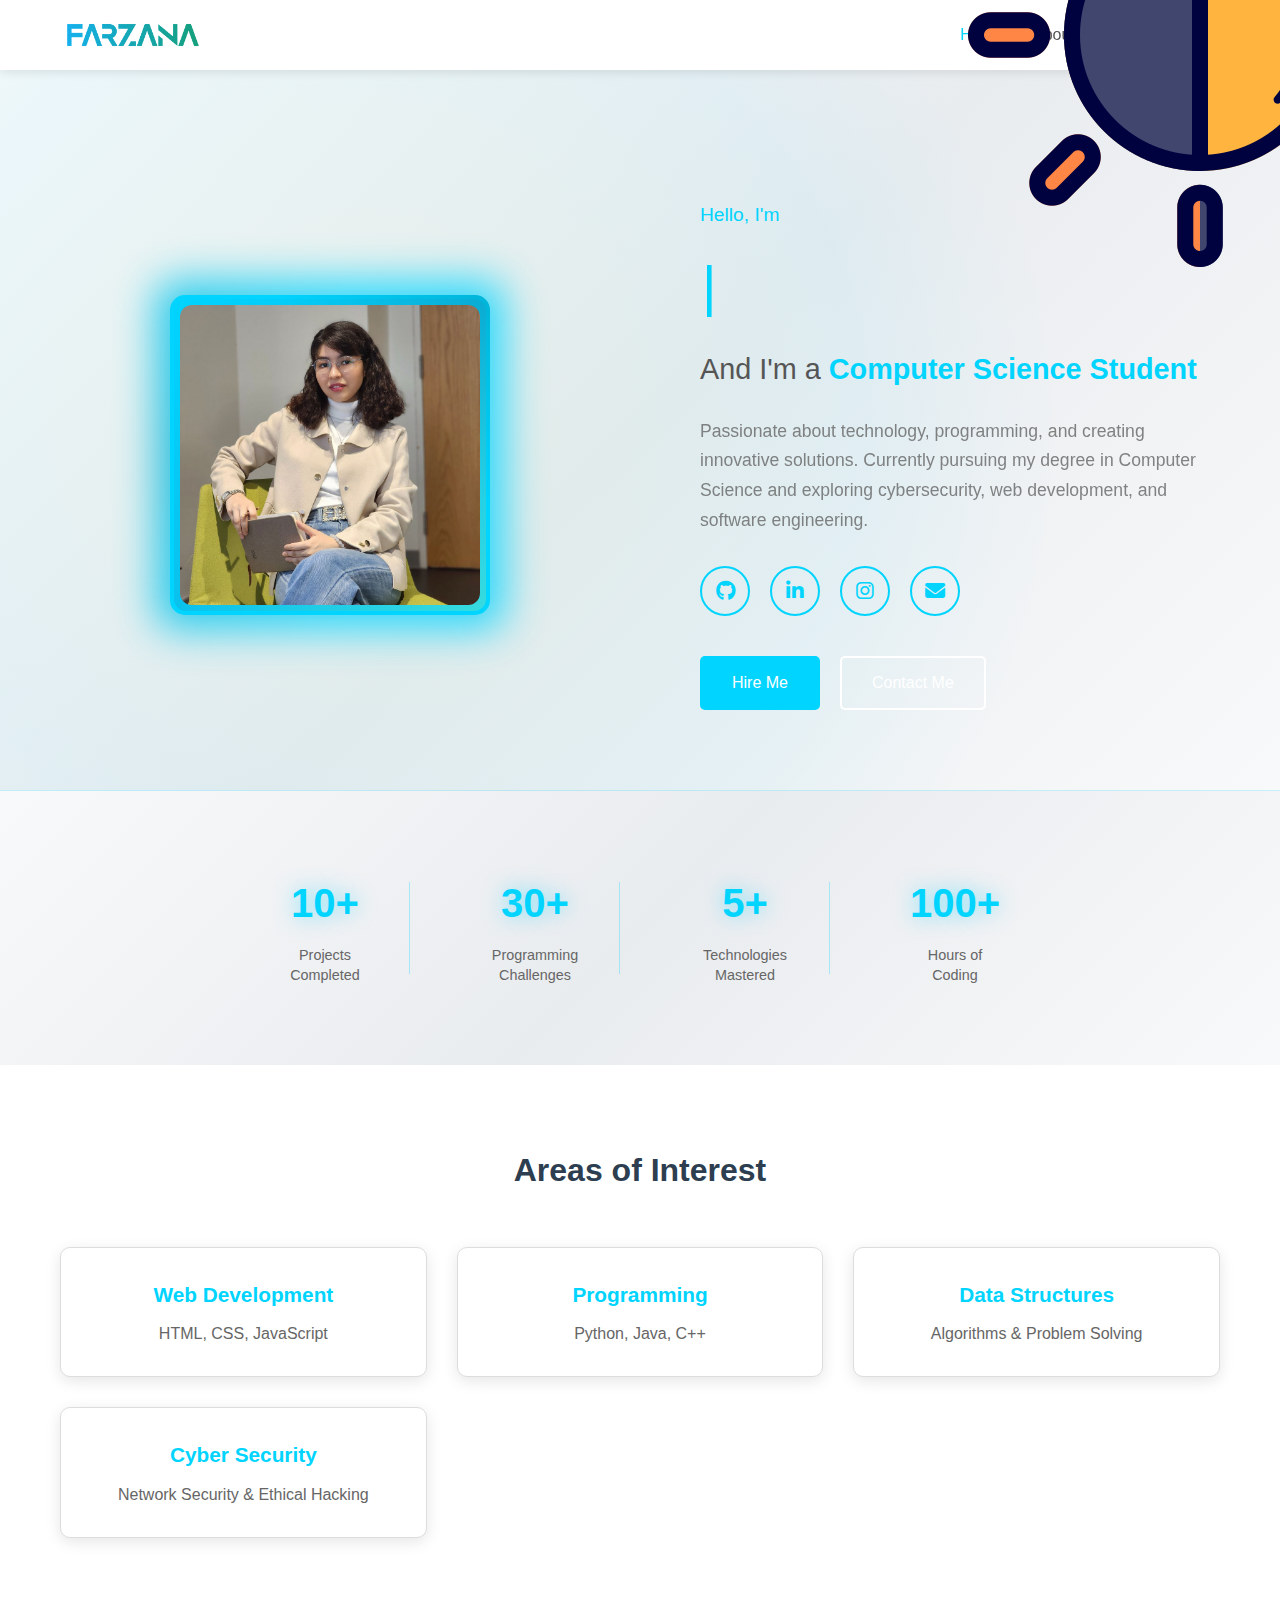
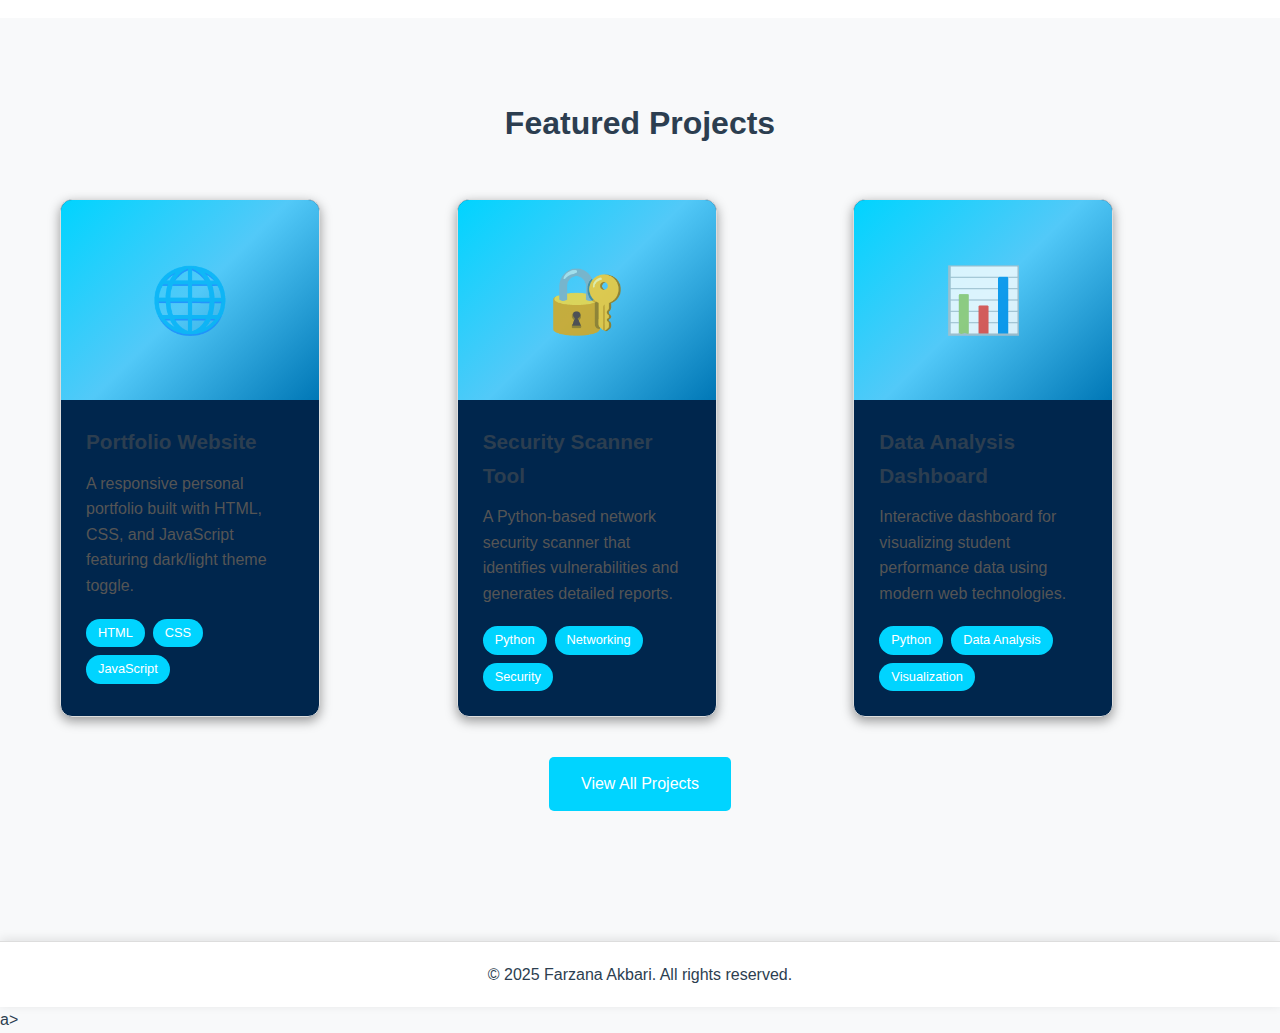
<file: index.html>
<!DOCTYPE html>
<html lang="en">

<head>
    <meta charset="UTF-8">
    <meta name="viewport" content="width=device-width, initial-scale=1.0">
    <title>Farzana Akbari - Portfolio</title>
    <link rel="stylesheet" href="style.css">
    <link rel="stylesheet" href="https://cdnjs.cloudflare.com/ajax/libs/font-awesome/6.5.0/css/all.min.css">

</head>

<body>
    <nav class="navbar">
        <div class="nav-container">
            <div class="nav-logo">
                <img src="images/FARZANA LOGO-01.png" alt="Farzana Akbari" class="logo-image">
            </div>
            <div class="nav-right">
                <ul class="nav-menu">
                    <li><a href="index.html" class="nav-link active">Home</a></li>
                    <li><a href="about.html" class="nav-link">About</a></li>
                    <li><a href="contact.html" class="nav-link">Contact</a></li>
                </ul>
                <button class="theme-toggle" id="themeToggle">
                    <img src="images/theme-toggle.png" alt="Toggle Theme" class="theme-icon">
                </button>
                <button class="mobile-menu-toggle" id="mobileMenuToggle">
                    <span class="hamburger-line"></span>
                    <span class="hamburger-line"></span>
                    <span class="hamburger-line"></span>
                </button>
            </div>
        </div>
    </nav>

    <main class="main-content">
        <section class="hero">
            <div class="hero-container">
                <div class="hero-image">
                    <div class="square-container">
                        <div class="square-glow"></div>
                        <div class="square-border">
                            <img src="images/Farzana photo.jpg" alt="Farzana Akbari" class="profile-image">
                        </div>
                    </div>
                </div>
                <div class="hero-content">
                    <p class="hero-greeting">Hello, I'm</p>
                    <h1 class="hero-title typewriter-text" data-text="Farzana Akbari" data-delay="800">Farzana Akbari
                    </h1>
                    <h2 class="hero-subtitle">And I'm a <span class="highlight">Computer Science Student</span></h2>
                    <p class="hero-description">
                        Passionate about technology, programming, and creating innovative solutions.
                        Currently pursuing my degree in Computer Science and exploring cybersecurity,
                        web development, and software engineering.
                    </p>
                    <div class="hero-social">
                    <a href="https://github.com/Farzana921" class="social-circle" target="_blank" title="GitHub">
                    <i class="fab fa-github"></i>
                    </a>
                    <a href="https://www.linkedin.com/in/farzana-akbari-8bb715327/" class="social-circle" target="_blank" title="LinkedIn">
                    <i class="fab fa-linkedin-in"></i>
                    </a>
                    <a href="https://www.instagram.com/farzana_sadat_0?utm_source=qr&igsh=Y3A2ZXZjYnd6bGEz" class="social-circle" target="_blank" title="Instagram">
                    <i class="fab fa-instagram"></i>
                    </a>
                    <a href="farzanasadat547@gmail.com" class="social-circle" title="Email">
                    <i class="fas fa-envelope"></i>
                    </a>
                    </div>


                    <div class="hero-buttons">
                        <a href="farzanasadat547@gmail.com" class="btn btn-primary">Hire Me</a>

                        <a href="contact.html" class="btn btn-secondary">Contact Me</a>
                    </div>
                </div>
            </div>
        </section>

        <section class="stats-section">
            <div class="container">
                <div class="stats-grid">
                    <div class="stat-item">
                        <h3 class="stat-number">10+</h3>
                        <p class="stat-label">Projects<br>Completed</p>
                    </div>
                    <div class="stat-item">
                        <h3 class="stat-number">30+</h3>
                        <p class="stat-label">Programming<br>Challenges</p>
                    </div>
                    <div class="stat-item">
                        <h3 class="stat-number">5+</h3>
                        <p class="stat-label">Technologies<br>Mastered</p>
                    </div>
                    <div class="stat-item">
                        <h3 class="stat-number">100+</h3>
                        <p class="stat-label">Hours of<br>Coding</p>
                    </div>
                </div>
            </div>
        </section>

        <section class="skills-preview">
            <div class="container">
                <h3>Areas of Interest</h3>
                <div class="skills-grid">
                    <div class="skill-item">
                        <h4>Web Development</h4>
                        <p>HTML, CSS, JavaScript</p>
                    </div>
                    <div class="skill-item">
                        <h4>Programming</h4>
                        <p>Python, Java, C++</p>
                    </div>
                    <div class="skill-item">
                        <h4>Data Structures</h4>
                        <p>Algorithms & Problem Solving</p>
                    </div>
                    <div class="skill-item">
                        <h4>Cyber Security</h4>
                        <p>Network Security & Ethical Hacking</p>
                    </div>
                </div>
            </div>
        </section>

        <section class="projects-preview">
            <div class="container">
                <h3>Featured Projects</h3>
                <div class="projects-grid">
                    <div class="project-card">
                        <div class="project-image">
                            <div class="project-placeholder">🌐</div>
                        </div>
                        <div class="project-content">
                            <h4>Portfolio Website</h4>
                            <p>A responsive personal portfolio built with HTML, CSS, and JavaScript featuring dark/light
                                theme toggle.</p>
                            <div class="project-tech">
                                <span class="tech-tag">HTML</span>
                                <span class="tech-tag">CSS</span>
                                <span class="tech-tag">JavaScript</span>
                            </div>
                        </div>
                    </div>

                    <div class="project-card">
                        <div class="project-image">
                            <div class="project-placeholder">🔐</div>
                        </div>
                        <div class="project-content">
                            <h4>Security Scanner Tool</h4>
                            <p>A Python-based network security scanner that identifies vulnerabilities and generates
                                detailed reports.</p>
                            <div class="project-tech">
                                <span class="tech-tag">Python</span>
                                <span class="tech-tag">Networking</span>
                                <span class="tech-tag">Security</span>
                            </div>
                        </div>
                    </div>

                    <div class="project-card">
                        <div class="project-image">
                            <div class="project-placeholder">📊</div>
                        </div>
                        <div class="project-content">
                            <h4>Data Analysis Dashboard</h4>
                            <p>Interactive dashboard for visualizing student performance data using modern web
                                technologies.</p>
                            <div class="project-tech">
                                <span class="tech-tag">Python</span>
                                <span class="tech-tag">Data Analysis</span>
                                <span class="tech-tag">Visualization</span>
                            </div>
                        </div>
                    </div>
                </div>
                <div class="projects-cta">
                    <a href="#" class="btn btn-primary">View All Projects</a>
                </div>
            </div>
        </section>

        <!-- <section class="testimonials">
            <div class="container">
                <h3>What People Say</h3>
                <div class="testimonials-grid">
                    <div class="testimonial-card">
                        <div class="testimonial-content">
                            <p>"Farzana is an exceptional student with a keen eye for detail and a passion for
                                cybersecurity. Her analytical skills and dedication to learning make her stand out."</p>
                        </div>
                        <div class="testimonial-author">
                            <div class="author-avatar">👨‍🏫</div>
                            <div class="author-info">
                                <h5>Dr. Ahmed Hassan</h5>
                                <span>Computer Science Professor</span>
                            </div>
                        </div>
                    </div>

                    <div class="testimonial-card">
                        <div class="testimonial-content">
                            <p>"Working with Farzana on our group project was amazing. She brings creative solutions and
                                has excellent problem-solving abilities. Highly recommended!"</p>
                        </div>
                        <div class="testimonial-author">
                            <div class="author-avatar">👩‍💻</div>
                            <div class="author-info">
                                <h5>Sarah Johnson</h5>
                                <span>Study Partner & Fellow Student</span>
                            </div>
                        </div>
                    </div>

                    <div class="testimonial-card">
                        <div class="testimonial-content">
                            <p>"Farzana demonstrated excellent technical skills during her internship. Her work on
                                security protocols was impressive and showed great potential."</p>
                        </div>
                        <div class="testimonial-author">
                            <div class="author-avatar">👨‍💼</div>
                            <div class="author-info">
                                <h5>Michael Chen</h5>
                                <span>Senior Developer, TechCorp</span>
                            </div>
                        </div>
                    </div>
                </div>
            </div>
        </section> -->
    </main>

    <footer class="footer">
        <p>&copy; 2025 Farzana Akbari. All rights reserved.</p>
    </footer>

    <script src="app.js"></script>
</body>

</html>a>
</file>
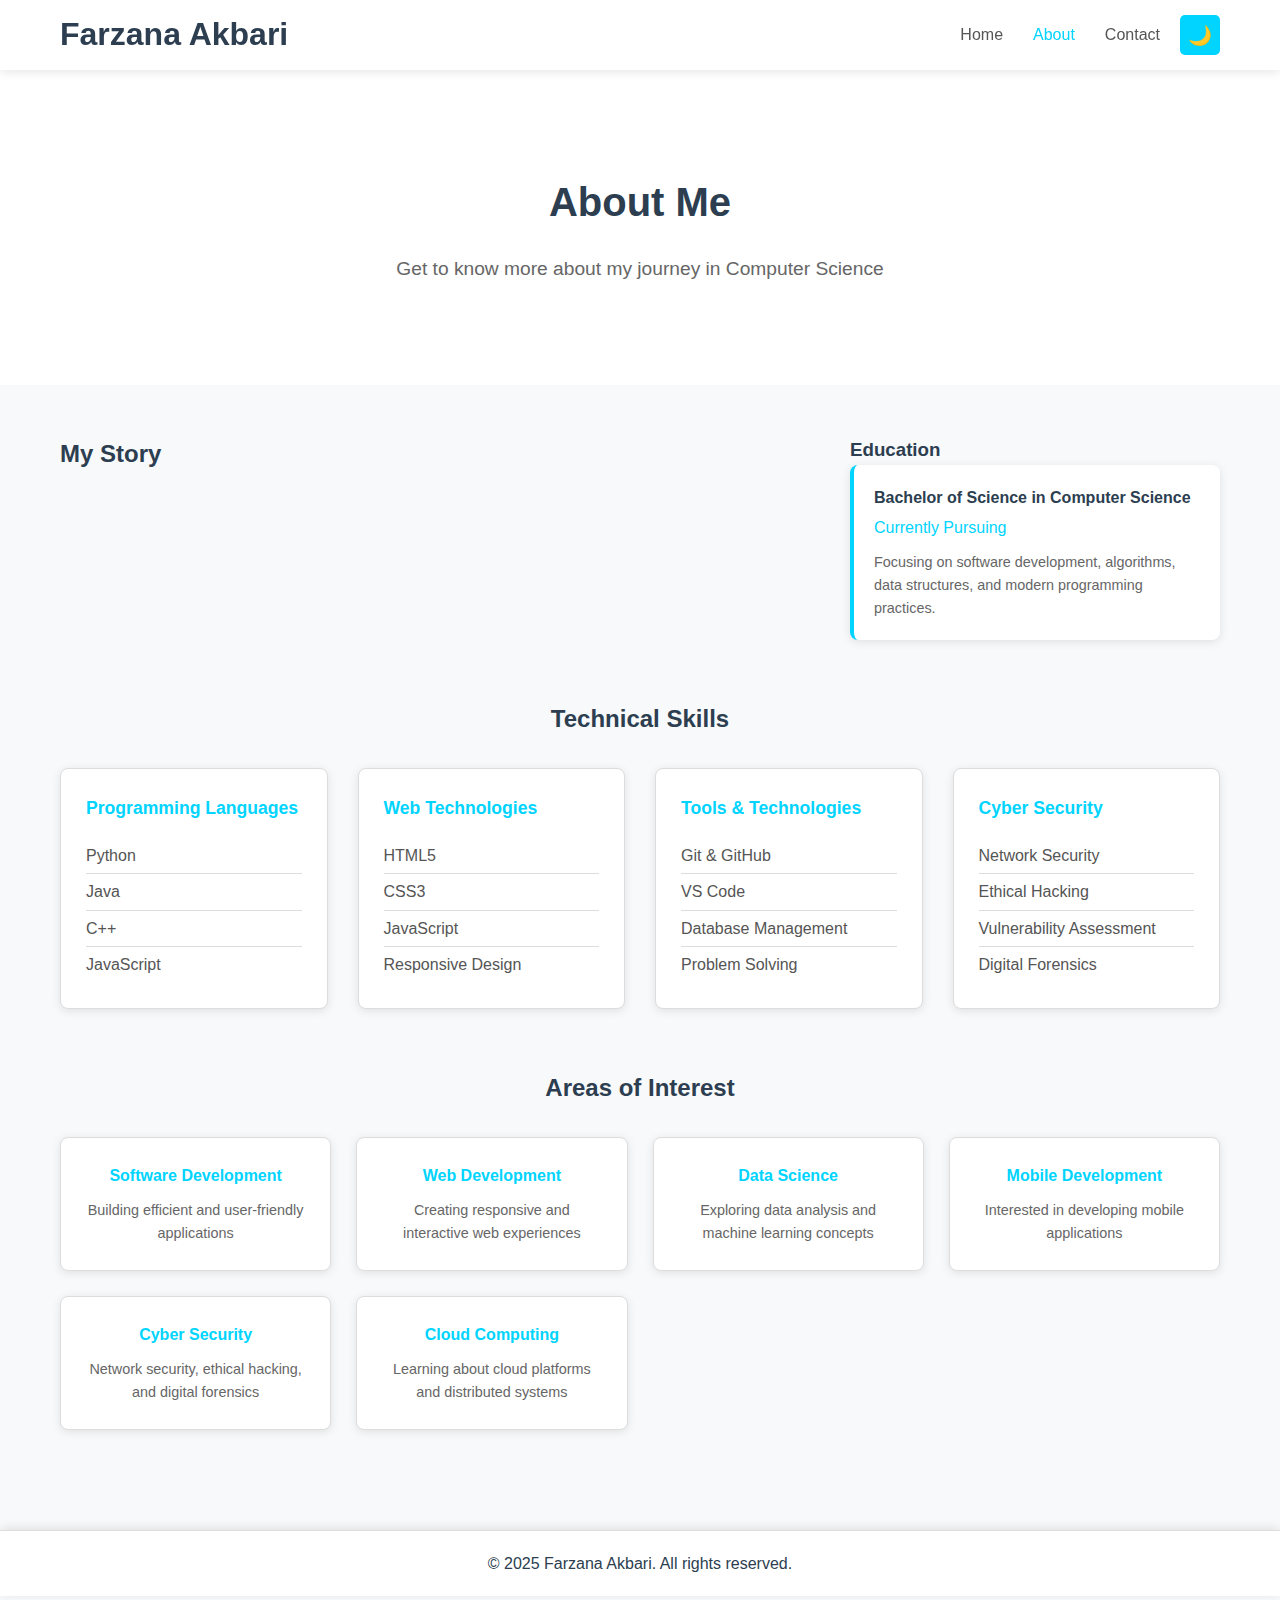
<file: about.html>
<!DOCTYPE html>
<html lang="en">
<head>
    <meta charset="UTF-8">
    <meta name="viewport" content="width=device-width, initial-scale=1.0">
    <title>About - Farzana Akbari</title>
    <link rel="stylesheet" href="style.css">
</head>
<body>
    <nav class="navbar">
        <div class="nav-container">
            <h1 class="nav-logo">Farzana Akbari</h1>
            <div class="nav-right">
                <ul class="nav-menu">
                    <li><a href="index.html" class="nav-link">Home</a></li>
                    <li><a href="about.html" class="nav-link active">About</a></li>
                    <li><a href="contact.html" class="nav-link">Contact</a></li>
                </ul>
                <button class="theme-toggle" id="themeToggle">
                    <span class="theme-icon">🌙</span>
                </button>
                <button class="mobile-menu-toggle" id="mobileMenuToggle">
                    <span class="hamburger-line"></span>
                    <span class="hamburger-line"></span>
                    <span class="hamburger-line"></span>
                </button>
            </div>
        </div>
    </nav>

    <main class="main-content">
        <section class="about-hero">
            <div class="container">
                <h1 class="page-title">About Me</h1>
                <p class="page-subtitle">Get to know more about my journey in Computer Science</p>
            </div>
        </section>

        <section class="about-content">
            <div class="container">
                <div class="about-grid">
                    <div class="about-text">
                        <h2>My Story</h2>
                        <p>
                            I'm Farzana Akbari, a dedicated Computer Science student with a passion for 
                            technology and innovation. My journey in the world of programming began with 
                            curiosity about how software works, and it has evolved into a deep commitment 
                            to creating meaningful digital solutions.
                        </p>
                        <p>
                            Currently pursuing my degree in Computer Science, I'm constantly learning and 
                            exploring new technologies. I believe in the power of code to solve real-world 
                            problems and make a positive impact on people's lives.
                        </p>
                        <p>
                            When I'm not coding, I enjoy reading about emerging technologies, participating 
                            in coding challenges, and collaborating with fellow students on exciting projects.
                        </p>
                    </div>
                    
                    <div class="about-details">
                        <h3>Education</h3>
                        <div class="education-item">
                            <h4>Bachelor of Science in Computer Science</h4>
                            <p class="education-status">Currently Pursuing</p>
                            <p class="education-description">
                                Focusing on software development, algorithms, data structures, 
                                and modern programming practices.
                            </p>
                        </div>
                    </div>
                </div>

                <div class="skills-section">
                    <h2>Technical Skills</h2>
                    <div class="skills-categories">
                        <div class="skill-category">
                            <h3>Programming Languages</h3>
                            <ul class="skills-list">
                                <li>Python</li>
                                <li>Java</li>
                                <li>C++</li>
                                <li>JavaScript</li>
                            </ul>
                        </div>
                        
                        <div class="skill-category">
                            <h3>Web Technologies</h3>
                            <ul class="skills-list">
                                <li>HTML5</li>
                                <li>CSS3</li>
                                <li>JavaScript</li>
                                <li>Responsive Design</li>
                            </ul>
                        </div>
                        
                        <div class="skill-category">
                            <h3>Tools & Technologies</h3>
                            <ul class="skills-list">
                                <li>Git & GitHub</li>
                                <li>VS Code</li>
                                <li>Database Management</li>
                                <li>Problem Solving</li>
                            </ul>
                        </div>
                        
                        <div class="skill-category">
                            <h3>Cyber Security</h3>
                            <ul class="skills-list">
                                <li>Network Security</li>
                                <li>Ethical Hacking</li>
                                <li>Vulnerability Assessment</li>
                                <li>Digital Forensics</li>
                            </ul>
                        </div>
                    </div>
                </div>

                <div class="interests-section">
                    <h2>Areas of Interest</h2>
                    <div class="interests-grid">
                        <div class="interest-item">
                            <h4>Software Development</h4>
                            <p>Building efficient and user-friendly applications</p>
                        </div>
                        <div class="interest-item">
                            <h4>Web Development</h4>
                            <p>Creating responsive and interactive web experiences</p>
                        </div>
                        <div class="interest-item">
                            <h4>Data Science</h4>
                            <p>Exploring data analysis and machine learning concepts</p>
                        </div>
                        <div class="interest-item">
                            <h4>Mobile Development</h4>
                            <p>Interested in developing mobile applications</p>
                        </div>
                        <div class="interest-item">
                            <h4>Cyber Security</h4>
                            <p>Network security, ethical hacking, and digital forensics</p>
                        </div>
                        <div class="interest-item">
                            <h4>Cloud Computing</h4>
                            <p>Learning about cloud platforms and distributed systems</p>
                        </div>
                    </div>
                </div>
            </div>
        </section>
    </main>

    <footer class="footer">
        <p>&copy; 2025 Farzana Akbari. All rights reserved.</p>
    </footer>

    <script src="app.js"></script>
</body>
</html>""
</file>
<file: style.css>
* {
    margin: 0;
    padding: 0;
    box-sizing: border-box;
}

:root {
    /* Light Theme Colors */
    --bg-primary: #ffffff;
    --bg-secondary: #f8f9fa;
    --bg-gradient: linear-gradient(135deg, #00d4ff 0%, #52c9f8 50%, #0077b6 100%);
    --text-primary: #2c3e50;
    --text-secondary: #555;
    --text-muted: #666;
    --accent-primary: #00d4ff;
    --accent-secondary: #00b4d8;
    --border-color: #ddd;
    --shadow: rgba(0, 0, 0, 0.1);
    --card-bg: #ffffff;
    --nav-bg: #ffffff;

    /* Hero Section Colors */
    --hero-bg: linear-gradient(135deg, #f8f9fa 0%, #e9ecef 50%, #f8f9fa 100%);
    --hero-text: #2c3e50;
    --hero-text-secondary: #555;
    --hero-text-muted: #666;
    --hero-glow-bg: radial-gradient(circle at 30% 50%, rgba(125, 217, 86, 0.05) 0%, rgba(0, 212, 255, 0.05) 50%, transparent 70%);

    /* Dark Theme Colors */
    --dark-bg-primary: #1a1a2e;
    --dark-bg-secondary: #16213e;
    --dark-bg-gradient: linear-gradient(135deg, #00bbff 0%, #00b4d8 50%, #0077b6 100%);
    --dark-text-primary: #ffffff;
    --dark-text-secondary: #e0e0e0;
    --dark-text-muted: #b0b0b0;
    --dark-accent-primary: #00d4ff;
    --dark-accent-secondary: #00b4d8;
    --dark-border-color: #333;
    --dark-shadow: rgba(0, 0, 0, 0.3);
    --dark-card-bg: #0f3460;
    --dark-nav-bg: #16213e;

    /* Dark Hero Section Colors */
    --dark-hero-bg: linear-gradient(135deg, #0f1419 0%, #1a1f2e 50%, #0f1419 100%);
    --dark-hero-text: #ffffff;
    --dark-hero-text-secondary: #e0e0e0;
    --dark-hero-text-muted: #b0b0b0;
    --dark-hero-glow-bg: radial-gradient(circle at 30% 50%, rgba(125, 217, 86, 0.08) 0%, rgba(0, 212, 255, 0.1) 50%, transparent 70%);
}

body {
    font-family: 'Segoe UI', Tahoma, Geneva, Verdana, sans-serif;
    line-height: 1.6;
    color: var(--text-primary);
    background-color: var(--bg-secondary);
    transition: all 0.3s ease;
}

/* Dark Theme */
body.dark-theme {
    --bg-primary: var(--dark-bg-primary);
    --bg-secondary: var(--dark-bg-secondary);
    --bg-gradient: var(--dark-bg-gradient);
    --text-primary: var(--dark-text-primary);
    --text-secondary: var(--dark-text-secondary);
    --text-muted: var(--dark-text-muted);
    --accent-primary: var(--dark-accent-primary);
    --accent-secondary: var(--dark-accent-secondary);
    --border-color: var(--dark-border-color);
    --shadow: var(--dark-shadow);
    --card-bg: var(--dark-card-bg);
    --nav-bg: var(--dark-nav-bg);

    /* Hero Section Dark Theme */
    --hero-bg: var(--dark-hero-bg);
    --hero-text: var(--dark-hero-text);
    --hero-text-secondary: var(--dark-hero-text-secondary);
    --hero-text-muted: var(--dark-hero-text-muted);
    --hero-glow-bg: var(--dark-hero-glow-bg);
}

body.menu-open {
    overflow: hidden;
}

/* Infinite Typewriter Animation */
.typewriter-text {
    position: relative;
    display: inline-block;
}

.typewriter-text.typing::after {
    content: '|';
    color: var(--accent-primary);
    animation: blink 1s infinite;
    font-weight: normal;
    margin-left: 2px;
}

@keyframes blink {
    0%, 50% { 
        opacity: 1; 
    }
    51%, 100% { 
        opacity: 0; 
    }
}

/* Specific typewriter styling */
.hero-title.typewriter-text {
    display: inline-block;
}

/* About section fade-in animation */
.about-text p {
    opacity: 1;
    transition: opacity 0.6s ease;
}

.about-text.animate-on-scroll p {
    opacity: 0;
}

.about-text.animate-on-scroll p.fade-animated {
    opacity: 1;
}

/* Smooth reveal for other sections */
.fade-in-up {
    opacity: 0;
    transform: translateY(30px);
    transition: all 0.6s ease;
}

.fade-in-up.visible {
    opacity: 1;
    transform: translateY(0);
}

.container {
    max-width: 1200px;
    margin: 0 auto;
    padding: 0 20px;
}

/* Navigation */
.navbar {
    background: var(--nav-bg);
    box-shadow: 0 2px 10px var(--shadow);
    position: fixed;
    top: 0;
    width: 100%;
    z-index: 1000;
    transition: all 0.3s ease;
}

.nav-container {
    max-width: 1200px;
    margin: 0 auto;
    padding: 0 20px;
    display: flex;
    justify-content: space-between;
    align-items: center;
    height: 70px;
}

.nav-right {
    display: flex;
    align-items: center;
    gap: 20px;
}

.nav-logo {
    display: flex;
    align-items: center;
    height: 50px;
}

.logo-image {
    height: 40px;
    width: auto;
    max-width: 150px;
    object-fit: contain;
    transition: all 0.3s ease;
}

.logo-image:hover {
    transform: scale(1.05);
}

.nav-menu {
    display: flex;
    list-style: none;
    gap: 30px;
}

.nav-link {
    text-decoration: none;
    color: var(--text-secondary);
    font-weight: 500;
    transition: color 0.3s ease;
}

.nav-link:hover,
.nav-link.active {
    color: var(--accent-primary);
}

/* Theme Toggle */
.theme-toggle {
    background: var(--accent-primary);
    border: none;
    border-radius: 5px;
    width: 40px;
    height: 40px;
    cursor: pointer;
    display: flex;
    align-items: center;
    justify-content: center;
    transition: all 0.3s ease;
}

.theme-toggle:hover {
    background: var(--accent-secondary);
}

.theme-icon {
    font-size: 1.2rem;
    transition: transform 0.3s ease;
}

body.dark-theme .theme-icon {
    transform: rotate(180deg);
}

/* Mobile Menu Toggle */
.mobile-menu-toggle {
    display: none;
    flex-direction: column;
    background: none;
    border: none;
    cursor: pointer;
    padding: 5px;
    gap: 4px;
    transition: all 0.3s ease;
}

.hamburger-line {
    width: 25px;
    height: 3px;
    background: var(--text-primary);
    transition: all 0.3s ease;
    border-radius: 2px;
}

.mobile-menu-toggle.active .hamburger-line:nth-child(1) {
    transform: rotate(45deg) translate(6px, 6px);
}

.mobile-menu-toggle.active .hamburger-line:nth-child(2) {
    opacity: 0;
}

.mobile-menu-toggle.active .hamburger-line:nth-child(3) {
    transform: rotate(-45deg) translate(6px, -6px);
}

/* Main Content */
.main-content {
    margin-top: 70px;
    min-height: calc(100vh - 140px);
}

/* Hero Section */
.hero {
    background: var(--hero-bg);
    color: var(--hero-text);
    padding: 100px 0 50px;
    position: relative;
    overflow: hidden;
    min-height: 80vh;
    display: flex;
    align-items: center;
    transition: all 0.3s ease;
}

.hero::before {
    content: '';
    position: absolute;
    top: 0;
    left: 0;
    right: 0;
    bottom: 0;
    background: var(--hero-glow-bg);
    z-index: 1;
}

.hero-container {
    max-width: 1200px;
    margin: 0 auto;
    padding: 0 20px;
    display: grid;
    grid-template-columns: 1fr 1fr;
    gap: 80px;
    align-items: center;
    position: relative;
    z-index: 2;
}

.hero-image {
    display: flex;
    justify-content: center;
    align-items: center;
}

.square-container {
    position: relative;
    width: 400px;
    height: 400px;
}

.square-glow {
    position: absolute;
    top: 50%;
    left: 50%;
    transform: translate(-50%, -50%);
    width: 350px;
    height: 350px;
    background: conic-gradient(from 0deg, #00d4ff, #00d4ff, #00d4ff, #00b4d8, #00d4ff);
    border-radius: 20px;
    filter: blur(20px);
    opacity: 0.8;
    animation: rotate 10s linear infinite;
}

.square-border {
    position: absolute;
    top: 50%;
    left: 50%;
    transform: translate(-50%, -50%);
    width: 320px;
    height: 320px;
    background: linear-gradient(45deg, #00d4ff, #00d4ff, #00d4ff, #00b4d8);
    border-radius: 15px;
    padding: 4px;
    display: flex;
    align-items: center;
    justify-content: center;
}

.square-border::before {
    content: '';
    position: absolute;
    top: 4px;
    left: 4px;
    right: 4px;
    bottom: 4px;
    background: linear-gradient(135deg, #00d4ff 0%, #2295c2 50%, #b8e994 100%);
    border-radius: 12px;
    opacity: 0.3;
    z-index: 1;
}

.profile-image {
    width: 300px;
    height: 300px;
    object-fit: cover;
    border-radius: 12px;
    position: relative;
    z-index: 2;
}

@keyframes rotate {
    from {
        transform: translate(-50%, -50%) rotate(0deg);
    }

    to {
        transform: translate(-50%, -50%) rotate(360deg);
    }
}

.hero-content {
    text-align: left;
}

.hero-greeting {
    color: var(--accent-primary);
    font-size: 1.2rem;
    margin-bottom: 10px;
    font-weight: 500;
}

.hero-content {
    max-width: 800px;
    margin: 0 auto;
    padding: 0 20px;
}

.hero-title {
    font-size: 3.5rem;
    margin-bottom: 15px;
    font-weight: 700;
    color: var(--hero-text);
}

.hero-subtitle {
    font-size: 1.8rem;
    margin-bottom: 25px;
    font-weight: 400;
    color: var(--hero-text-secondary);
}

.highlight {
    color: var(--accent-primary);
    font-weight: 600;
}

.hero-description {
    font-size: 1.1rem;
    margin-bottom: 30px;
    opacity: 0.8;
    line-height: 1.7;
    color: var(--hero-text-muted);
}

.hero-social {
    display: flex;
    gap: 15px;
    margin-bottom: 40px;
}

.social-icon {
    width: 45px;
    height: 45px;
    background: rgba(0, 212, 255, 0.1);
    border: 2px solid var(--accent-primary);
    border-radius: 50%;
    display: flex;
    align-items: center;
    justify-content: center;
    text-decoration: none;
    font-size: 1.2rem;
    transition: all 0.3s ease;
    color: var(--hero-text);
}

.social-icon:hover {
    background: var(--accent-primary);
    transform: translateY(-3px);
    box-shadow: 0 5px 15px rgba(0, 212, 255, 0.4);
    color: white;
}

.hero-buttons {
    display: flex;
    gap: 20px;
    flex-wrap: wrap;
}

/* Buttons */
.btn {
    display: inline-block;
    padding: 12px 30px;
    text-decoration: none;
    border-radius: 5px;
    font-weight: 500;
    transition: all 0.3s ease;
    border: 2px solid transparent;
}

.btn-primary {
    background: var(--accent-primary);
    color: white;
}

.btn-primary:hover {
    background: var(--accent-secondary);
    transform: translateY(-2px);
    box-shadow: 0 5px 15px rgba(0, 212, 255, 0.4);
}

.btn-secondary {
    background: transparent;
    color: white;
    border: 2px solid white;
}

.btn-secondary:hover {
    background: white;
    color: var(--accent-primary);
}

/* Stats Section */
.stats-section {
    background: var(--hero-bg);
    padding: 60px 0;
    border-top: 1px solid rgba(0, 212, 255, 0.2);
    transition: all 0.3s ease;
}

.stats-grid {
    display: grid;
    grid-template-columns: repeat(4, 1fr);
    gap: 40px;
    max-width: 800px;
    margin: 0 auto;
}

.stat-item {
    text-align: center;
    padding: 20px;
    position: relative;
}

.stat-item::after {
    content: '';
    position: absolute;
    right: 0;
    top: 20%;
    height: 60%;
    width: 1px;
    background: rgba(0, 212, 255, 0.3);
}

.stat-item:last-child::after {
    display: none;
}

.stat-number {
    font-size: 2.5rem;
    font-weight: 700;
    color: var(--accent-primary);
    margin-bottom: 10px;
    text-shadow: 0 0 20px rgba(0, 212, 255, 0.5);
}

.stat-label {
    color: var(--hero-text-muted);
    font-size: 0.9rem;
    line-height: 1.4;
    margin: 0;
}

/* Skills Preview */
.skills-preview {
    padding: 80px 0;
    background: var(--bg-primary);
}

.skills-preview h3 {
    text-align: center;
    font-size: 2rem;
    margin-bottom: 50px;
    color: var(--text-primary);
}

.skills-grid {
    display: grid;
    grid-template-columns: repeat(auto-fit, minmax(300px, 1fr));
    gap: 30px;
}

.skill-item {
    text-align: center;
    padding: 30px;
    background: var(--card-bg);
    border-radius: 10px;
    transition: all 0.3s ease;
    box-shadow: 0 4px 15px var(--shadow);
    border: 1px solid var(--border-color);
}

.skill-item:hover {
    transform: translateY(-5px);
    box-shadow: 0 8px 25px var(--shadow);
    border-color: var(--accent-primary);
}

.skill-item h4 {
    font-size: 1.3rem;
    margin-bottom: 10px;
    color: var(--accent-primary);
}

.skill-item p {
    color: var(--text-muted);
}

/* Projects Preview Section */
.projects-preview {
    padding: 80px 0;
    background: var(--bg-secondary);
}

.projects-preview h3 {
    text-align: center;
    font-size: 2rem;
    margin-bottom: 50px;
    color: var(--text-primary);
}

.projects-grid {
    display: grid;
    grid-template-columns: repeat(auto-fit, minmax(350px, 1fr));
    gap: 30px;
    margin-bottom: 40px;
}

.project-card {
    background: var(--card-bg);
    border-radius: 12px;
    overflow: hidden;
    box-shadow: 0 4px 15px var(--shadow);
    border: 1px solid var(--border-color);
    transition: all 0.3s ease;
}

.project-card:hover {
    transform: translateY(-8px);
    box-shadow: 0 8px 30px var(--shadow);
}

.project-image {
    height: 200px;
    background: var(--bg-gradient);
    display: flex;
    align-items: center;
    justify-content: center;
    position: relative;
}

.project-placeholder {
    font-size: 4rem;
    opacity: 0.8;
}

.project-content {
    padding: 25px;
}

.project-content h4 {
    color: var(--text-primary);
    margin-bottom: 12px;
    font-size: 1.3rem;
}

.project-content p {
    color: var(--text-secondary);
    margin-bottom: 20px;
    line-height: 1.6;
}

.project-tech {
    display: flex;
    flex-wrap: wrap;
    gap: 8px;
}

.tech-tag {
    background: var(--accent-primary);
    color: white;
    padding: 4px 12px;
    border-radius: 20px;
    font-size: 0.8rem;
    font-weight: 500;
}

.projects-cta {
    text-align: center;
    margin-top: 40px;
}

/* Testimonials Section */
.testimonials {
    padding: 80px 0;
    background: var(--bg-primary);
}

.testimonials h3 {
    text-align: center;
    font-size: 2rem;
    margin-bottom: 50px;
    color: var(--text-primary);
}

.testimonials-grid {
    display: grid;
    grid-template-columns: repeat(auto-fit, minmax(300px, 1fr));
    gap: 30px;
}

.testimonial-card {
    background: var(--card-bg);
    padding: 30px;
    border-radius: 12px;
    box-shadow: 0 4px 15px var(--shadow);
    border: 1px solid var(--border-color);
    transition: all 0.3s ease;
    position: relative;
}

.testimonial-card::before {
    content: '"';
    position: absolute;
    top: -10px;
    left: 20px;
    font-size: 4rem;
    color: var(--accent-primary);
    opacity: 0.3;
    font-family: serif;
}

.testimonial-card:hover {
    transform: translateY(-5px);
    box-shadow: 0 8px 25px var(--shadow);
}

.testimonial-content {
    margin-bottom: 25px;
}

.testimonial-content p {
    color: var(--text-secondary);
    font-style: italic;
    line-height: 1.7;
    margin: 0;
}

.testimonial-author {
    display: flex;
    align-items: center;
    gap: 15px;
}

.author-avatar {
    width: 50px;
    height: 50px;
    border-radius: 50%;
    background: var(--bg-gradient);
    display: flex;
    align-items: center;
    justify-content: center;
    font-size: 1.5rem;
    flex-shrink: 0;
}

.author-info h5 {
    color: var(--text-primary);
    margin: 0 0 5px 0;
    font-size: 1rem;
}

.author-info span {
    color: var(--text-muted);
    font-size: 0.9rem;
}

/* Page Titles */
.page-title {
    font-size: 2.5rem;
    text-align: center;
    margin-bottom: 20px;
    color: var(--text-primary);
}

.page-subtitle {
    text-align: center;
    font-size: 1.2rem;
    color: var(--text-muted);
    margin-bottom: 50px;
}

/* About Page Styles */
.about-hero,
.contact-hero {
    padding: 100px 0 50px;
    background: var(--bg-primary);
}

.about-content,
.contact-content {
    padding: 50px 0;
    background: var(--bg-secondary);
}

.about-grid {
    display: grid;
    grid-template-columns: 2fr 1fr;
    gap: 50px;
    margin-bottom: 60px;
}

.about-text h2 {
    color: var(--text-primary);
    margin-bottom: 20px;
}

.about-text p {
    margin-bottom: 20px;
    color: var(--text-secondary);
    line-height: 1.8;
}

.education-item {
    background: var(--card-bg);
    padding: 20px;
    border-radius: 8px;
    border-left: 4px solid var(--accent-primary);
    box-shadow: 0 2px 10px var(--shadow);
}

.education-item h4 {
    color: var(--text-primary);
    margin-bottom: 5px;
}

.education-status {
    color: var(--accent-primary);
    font-weight: 500;
    margin-bottom: 10px;
}

.education-description {
    color: var(--text-muted);
    font-size: 0.9rem;
}

/* Skills Section */
.skills-section {
    margin-bottom: 60px;
}

.skills-section h2 {
    color: var(--text-primary);
    margin-bottom: 30px;
    text-align: center;
}

.skills-categories {
    display: grid;
    grid-template-columns: repeat(auto-fit, minmax(250px, 1fr));
    gap: 30px;
}

.skill-category {
    background: var(--card-bg);
    padding: 25px;
    border-radius: 8px;
    box-shadow: 0 2px 10px var(--shadow);
    border: 1px solid var(--border-color);
    transition: all 0.3s ease;
}

.skill-category:hover {
    transform: translateY(-3px);
    box-shadow: 0 5px 20px var(--shadow);
}

.skill-category h3 {
    color: var(--accent-primary);
    margin-bottom: 15px;
    font-size: 1.1rem;
}

.skills-list {
    list-style: none;
}

.skills-list li {
    padding: 5px 0;
    color: var(--text-secondary);
    border-bottom: 1px solid var(--border-color);
}

.skills-list li:last-child {
    border-bottom: none;
}

/* Interests Section */
.interests-section h2 {
    color: #2c3e50;
    margin-bottom: 30px;
    text-align: center;
}

.interests-grid {
    display: grid;
    grid-template-columns: repeat(auto-fit, minmax(250px, 1fr));
    gap: 25px;
}

.interest-item {
    background: white;
    padding: 25px;
    border-radius: 8px;
    box-shadow: 0 2px 10px rgba(0, 0, 0, 0.1);
    text-align: center;
}

.interest-item h4 {
    color: #3498db;
    margin-bottom: 10px;
}

.interest-item p {
    color: #666;
    font-size: 0.9rem;
}

/* Contact Page Styles */
.contact-grid {
    display: grid;
    grid-template-columns: 1fr 1fr;
    gap: 50px;
    margin-bottom: 60px;
}

.contact-info h2,
.contact-form-section h2 {
    color: #2c3e50;
    margin-bottom: 30px;
}

.contact-method {
    margin-bottom: 25px;
}

.contact-method h3 {
    color: #3498db;
    margin-bottom: 5px;
    font-size: 1rem;
}

.contact-method a {
    color: #555;
    text-decoration: none;
}

.contact-method a:hover {
    color: #3498db;
}

.availability {
    background: #f8f9fa;
    padding: 20px;
    border-radius: 8px;
    margin-top: 30px;
}

.availability h3 {
    color: #2c3e50;
    margin-bottom: 15px;
}

.availability p {
    color: #555;
    line-height: 1.7;
}

/* Contact Form */
.contact-form {
    background: white;
    padding: 30px;
    border-radius: 8px;
    box-shadow: 0 2px 10px rgba(0, 0, 0, 0.1);
}

.form-group {
    margin-bottom: 20px;
}

.form-group label {
    display: block;
    margin-bottom: 5px;
    color: #2c3e50;
    font-weight: 500;
}

.form-group input,
.form-group select,
.form-group textarea {
    width: 100%;
    padding: 12px;
    border: 1px solid #ddd;
    border-radius: 5px;
    font-size: 1rem;
    transition: border-color 0.3s ease;
}

.form-group input:focus,
.form-group select:focus,
.form-group textarea:focus {
    outline: none;
    border-color: #3498db;
}

.form-group textarea {
    resize: vertical;
}

/* Social Links */
.social-links h2 {
    color: #2c3e50;
    margin-bottom: 30px;
    text-align: center;
}

.social-grid {
    display: grid;
    grid-template-columns: repeat(auto-fit, minmax(200px, 1fr));
    gap: 20px;
}

.social-link {
    display: block;
    background: white;
    padding: 20px;
    border-radius: 8px;
    box-shadow: 0 2px 10px rgba(0, 0, 0, 0.1);
    text-decoration: none;
    color: inherit;
    transition: transform 0.3s ease;
}

.social-link:hover {
    transform: translateY(-3px);
}

.social-link h4 {
    color: #3498db;
    margin-bottom: 8px;
}

.social-link p {
    color: #666;
    font-size: 0.9rem;
}

/* Contact Form */
.contact-form {
    background: var(--card-bg);
    padding: 30px;
    border-radius: 8px;
    box-shadow: 0 2px 10px var(--shadow);
    border: 1px solid var(--border-color);
}

.form-group {
    margin-bottom: 20px;
}

.form-group label {
    display: block;
    margin-bottom: 5px;
    color: var(--text-primary);
    font-weight: 500;
}

.form-group input,
.form-group select,
.form-group textarea {
    width: 100%;
    padding: 12px;
    border: 1px solid var(--border-color);
    border-radius: 5px;
    font-size: 1rem;
    transition: border-color 0.3s ease;
    background: var(--bg-primary);
    color: var(--text-primary);
}

.form-group input:focus,
.form-group select:focus,
.form-group textarea:focus {
    outline: none;
    border-color: var(--accent-primary);
    box-shadow: 0 0 0 3px rgba(0, 212, 255, 0.1);
}

.form-group textarea {
    resize: vertical;
}

/* Contact Page Styles */
.contact-grid {
    display: grid;
    grid-template-columns: 1fr 1fr;
    gap: 50px;
    margin-bottom: 60px;
}

.contact-info h2,
.contact-form-section h2 {
    color: var(--text-primary);
    margin-bottom: 30px;
}

.contact-method {
    margin-bottom: 25px;
}

.contact-method h3 {
    color: var(--accent-primary);
    margin-bottom: 5px;
    font-size: 1rem;
}

.contact-method a {
    color: var(--text-secondary);
    text-decoration: none;
}

.contact-method a:hover {
    color: var(--accent-primary);
}

.availability {
    background: var(--card-bg);
    padding: 20px;
    border-radius: 8px;
    margin-top: 30px;
    border: 1px solid var(--border-color);
}

.availability h3 {
    color: var(--text-primary);
    margin-bottom: 15px;
}

.availability p {
    color: var(--text-secondary);
    line-height: 1.7;
}

/* Social Links */
.social-links h2 {
    color: var(--text-primary);
    margin-bottom: 30px;
    text-align: center;
}

.social-grid {
    display: grid;
    grid-template-columns: repeat(auto-fit, minmax(200px, 1fr));
    gap: 20px;
}

.social-link {
    display: block;
    background: var(--card-bg);
    padding: 20px;
    border-radius: 8px;
    box-shadow: 0 2px 10px var(--shadow);
    text-decoration: none;
    color: inherit;
    transition: all 0.3s ease;
    border: 1px solid var(--border-color);
}

.social-link:hover {
    transform: translateY(-3px);
    box-shadow: 0 5px 20px var(--shadow);
}

.social-link h4 {
    color: var(--accent-primary);
    margin-bottom: 8px;
}

.social-link p {
    color: var(--text-muted);
    font-size: 0.9rem;
}

/* Interests Section */
.interests-section h2 {
    color: var(--text-primary);
    margin-bottom: 30px;
    text-align: center;
}

.interests-grid {
    display: grid;
    grid-template-columns: repeat(auto-fit, minmax(250px, 1fr));
    gap: 25px;
}

.interest-item {
    background: var(--card-bg);
    padding: 25px;
    border-radius: 8px;
    box-shadow: 0 2px 10px var(--shadow);
    text-align: center;
    border: 1px solid var(--border-color);
    transition: all 0.3s ease;
}

.interest-item:hover {
    transform: translateY(-3px);
    box-shadow: 0 5px 20px var(--shadow);
}

.interest-item h4 {
    color: var(--accent-primary);
    margin-bottom: 10px;
}

.interest-item p {
    color: var(--text-muted);
    font-size: 0.9rem;
}

/* Notifications */
.notification {
    position: fixed;
    top: 90px;
    right: 20px;
    padding: 15px 20px;
    border-radius: 5px;
    color: white;
    font-weight: 500;
    z-index: 1001;
    transform: translateX(400px);
    transition: transform 0.3s ease;
    max-width: 300px;
}

.notification.show {
    transform: translateX(0);
}

.notification-success {
    background: #27ae60;
}

.notification-error {
    background: #e74c3c;
}

.notification-info {
    background: var(--accent-primary);
}

/* Footer */
.footer {
    background: var(--card-bg);
    color: var(--text-primary);
    text-align: center;
    padding: 20px 0;
    margin-top: 50px;
    border-top: 1px solid var(--border-color);
    box-shadow: 0 -2px 10px var(--shadow);
}

/* Responsive Design */
@media (max-width: 768px) {
    .mobile-menu-toggle {
        display: flex;
    }

    .nav-menu {
        position: fixed;
        top: 70px;
        left: 0;
        width: 100%;
        background: var(--nav-bg);
        flex-direction: column;
        padding: 20px 0;
        box-shadow: 0 2px 10px var(--shadow);
        transform: translateY(-100%);
        opacity: 0;
        visibility: hidden;
        transition: all 0.3s ease;
        z-index: 999;
    }

    .nav-menu.active {
        transform: translateY(0);
        opacity: 1;
        visibility: visible;
    }

    .nav-menu li {
        margin: 0;
        text-align: center;
    }

    .nav-link {
        display: block;
        padding: 15px 20px;
        font-size: 1.1rem;
        border-bottom: 1px solid var(--border-color);
    }

    .nav-link:last-child {
        border-bottom: none;
    }

    .theme-toggle {
        order: -1;
    }

    .hero-container {
        grid-template-columns: 1fr;
        gap: 40px;
        text-align: center;
    }

    .hero-image {
        order: -1;
    }

    .square-container {
        width: 300px;
        height: 300px;
    }

    .square-glow {
        width: 260px;
        height: 260px;
    }

    .square-border {
        width: 240px;
        height: 240px;
    }

    .profile-image {
        width: 220px;
        height: 220px;
    }

    .hero-content {
        text-align: center;
    }

    .hero-title {
        font-size: 2.5rem;
    }

    .hero-subtitle {
        font-size: 1.4rem;
    }

    .hero-social {
        justify-content: center;
    }

    .hero-buttons {
        justify-content: center;
    }

    .stats-grid {
        grid-template-columns: repeat(2, 1fr);
        gap: 30px;
    }

    .stat-item::after {
        display: none;
    }

    .hero-title {
        font-size: 2rem;
    }

    .hero-subtitle {
        font-size: 1.2rem;
    }

    .hero-buttons {
        flex-direction: column;
        align-items: center;
    }

    .about-grid,
    .contact-grid {
        grid-template-columns: 1fr;
        gap: 30px;
    }

    .skills-grid {
        grid-template-columns: 1fr;
    }

    .skills-categories {
        grid-template-columns: 1fr;
    }

    .interests-grid {
        grid-template-columns: 1fr;
    }

    .social-grid {
        grid-template-columns: 1fr;
    }

    .projects-grid {
        grid-template-columns: 1fr;
    }

    .testimonials-grid {
        grid-template-columns: 1fr;
    }
}

@media (max-width: 480px) {
    .nav-container {
        padding: 15px 20px;
    }

    .nav-logo {
        height: 45px;
    }

    .logo-image {
        height: 35px;
        max-width: 120px;
    }

    .hero {
        padding: 80px 0 40px;
    }

    .square-container {
        width: 250px;
        height: 250px;
    }

    .square-glow {
        width: 220px;
        height: 220px;
    }

    .square-border {
        width: 200px;
        height: 200px;
    }

    .profile-image {
        width: 180px;
        height: 180px;
    }

    .hero-title {
        font-size: 2rem;
    }

    .hero-subtitle {
        font-size: 1.2rem;
    }

    .stats-grid {
        grid-template-columns: 1fr;
        gap: 20px;
    }

    .stat-number {
        font-size: 2rem;
    }
    


    .container {
        padding: 0 15px;
    }

    .skills-preview,
    .about-content,
    .contact-content {
        padding: 40px 0;
    }

    .page-title {
        font-size: 2rem;
    }

    .projects-preview,
    .testimonials {
        padding: 50px 0;
    }

    .projects-preview h3,
    .testimonials h3 {
        font-size: 1.8rem;
        margin-bottom: 30px;
    }

    .project-card,
    .testimonial-card {
        margin-bottom: 20px;
    }

    .project-image {
        height: 150px;
    }

    .project-placeholder {
        font-size: 3rem;
    }
}
.hero-social {
    display: flex;
    gap: 20px;
    margin-top: 20px;
}

.social-circle {
    width: 50px;
    height: 50px;
    border: 2px solid #00d4ff;
    border-radius: 50%;
    display: flex;
    justify-content: center;
    align-items: center;
    text-decoration: none;
    color: #00d4ff;
    font-size: 20px;
    transition: all 0.3s ease;
}

.social-circle:hover {
    background-color: #00d4ff;
    color: #000;
}
.projects-section {
    background-color: #0e1a35;
    padding: 50px 20px;
    text-align: center;
}

.section-title {
    color: #ffffff;
    font-size: 2rem;
    margin-bottom: 40px;
    font-weight: bold;
}

.projects-container {
    display: flex;
    flex-wrap: wrap;
    justify-content: center;
    gap: 30px;
}

.project-card {
    background-color: #00264d;
    border-radius: 12px;
    overflow: hidden;
    box-shadow: 0 4px 12px rgba(0, 0, 0, 0.4);
    transition: transform 0.3s, box-shadow 0.3s;
    width: 260px;
}

.project-card:hover {
    transform: translateY(-5px);
    box-shadow: 0 8px 16px rgba(0, 0, 0, 0.6);
}

.project-card img {
    width: 100%;
    height: 160px;
    object-fit: cover;
}

.project-card h3 {
    margin: 10px;
    font-size: 1.2rem;
    color: #00d4ff;
}
/* Notification Styles */
.notification {
    position: fixed;
    top: 20px;
    right: 20px;
    padding: 15px 20px;
    border-radius: 8px;
    color: white;
    font-weight: 500;
    z-index: 1000;
    transform: translateX(400px);
    transition: transform 0.3s ease;
    max-width: 350px;
    box-shadow: 0 4px 12px rgba(0, 0, 0, 0.15);
}

.notification.show {
    transform: translateX(0);
}

.notification-success {
    background-color: #10b981;
}

.notification-error {
    background-color: #ef4444;
}

.notification-info {
    background-color: #3b82f6;
}

/* Form Loading States */
.contact-form button[type="submit"]:disabled {
    opacity: 0.7;
    cursor: not-allowed;
    background-color: #9ca3af;
}

.contact-form button[type="submit"]:disabled:hover {
    background-color: #9ca3af;
    transform: none;
}

/* Enhanced Form Styles */
.form-group {
    position: relative;
}

.form-group input:focus,
.form-group select:focus,
.form-group textarea:focus {
    outline: none;
    border-color: var(--accent-color);
    box-shadow: 0 0 0 3px rgba(59, 130, 246, 0.1);
}

.form-group label {
    display: block;
    margin-bottom: 8px;
    font-weight: 500;
    color: var(--text-color);
}

/* Responsive Notifications */
@media (max-width: 768px) {
    .notification {
        right: 10px;
        left: 10px;
        max-width: none;
        transform: translateY(-100px);
    }
    
    .notification.show {
        transform: translateY(0);
    }
}
</file>
